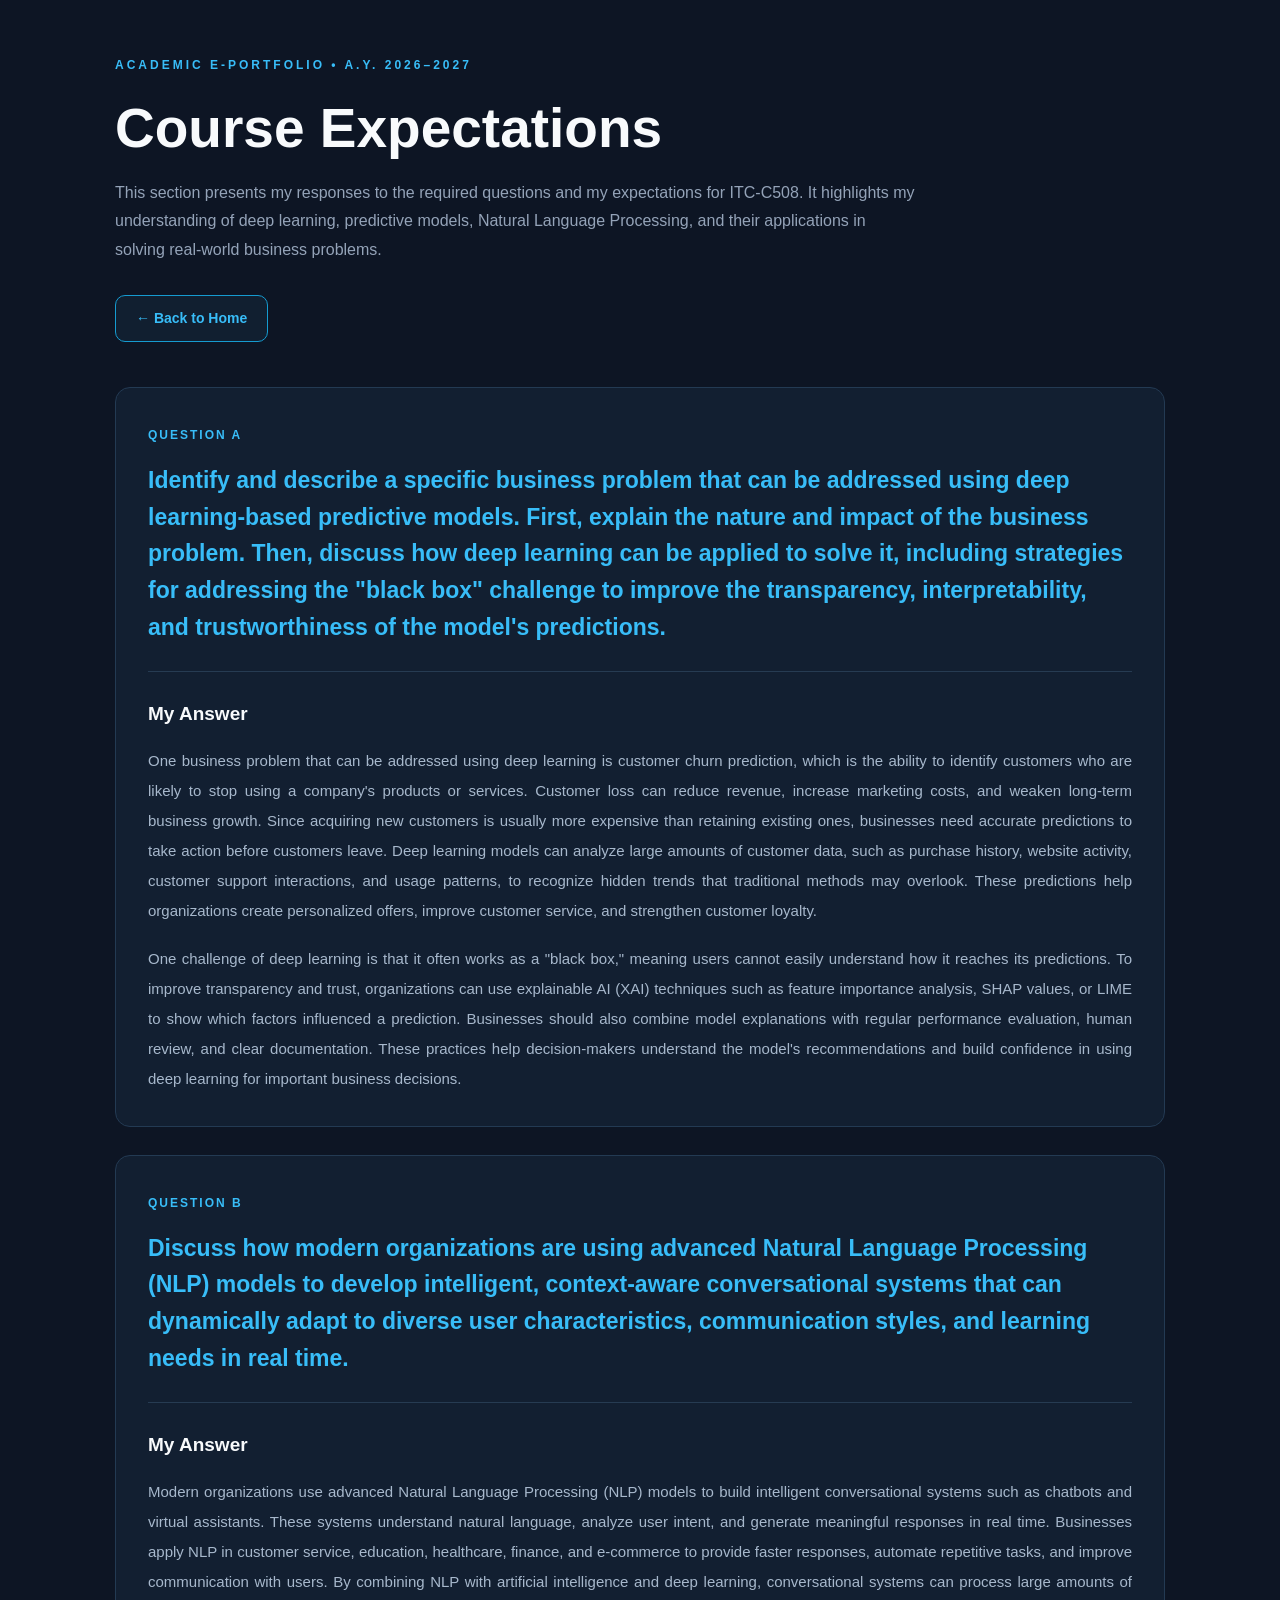
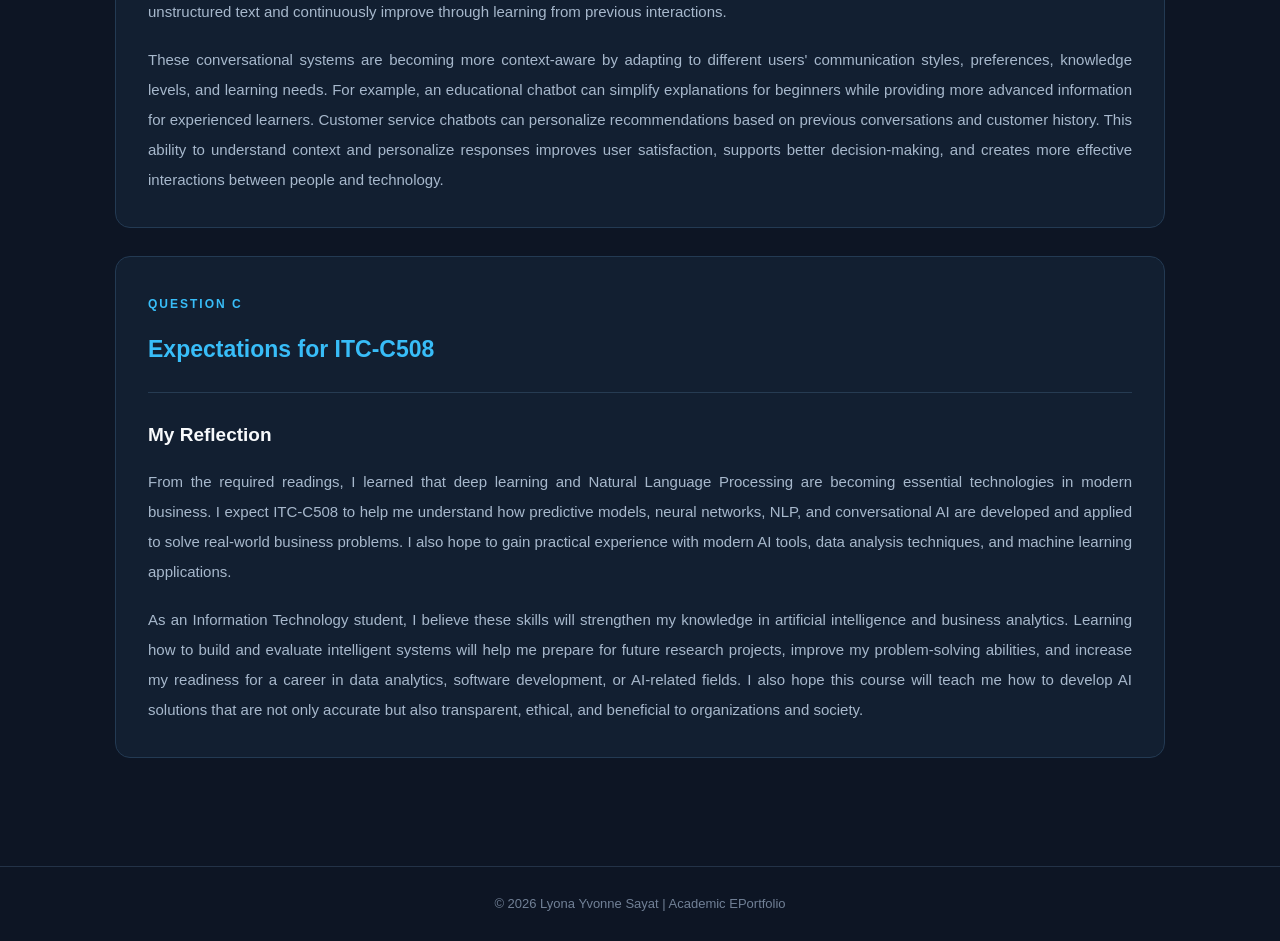
<file: Course Expectations.html>
<!DOCTYPE html>
<html lang="en">

<head>
    <meta charset="UTF-8">
    <meta name="viewport" content="width=device-width, initial-scale=1.0">

    <meta name="description" content="Course Expectations for ITC-C508 by Lyona Yvonne Sayat.">

    <title>Course Expectations | Lyona Yvonne Sayat</title>

    <style>
        * {
            margin: 0;
            padding: 0;
            box-sizing: border-box;
        }

        html {
            scroll-behavior: smooth;
        }

        body {
            font-family: Arial, Helvetica, sans-serif;
            background: #0d1524;
            color: #e5edf7;
            line-height: 1.8;
        }

        .page-container {
            width: 90%;
            max-width: 1050px;
            margin: auto;
            padding: 55px 0 80px;
        }

        .section-label {
            color: #38bdf8;
            font-size: 12px;
            font-weight: bold;
            letter-spacing: 3px;
            text-transform: uppercase;
            margin-bottom: 18px;
        }

        .page-title {
            color: #f8fafc;
            font-size: clamp(35px, 5vw, 55px);
            line-height: 1.2;
            margin-bottom: 18px;
        }

        .page-description {
            color: #94a3b8;
            font-size: 16px;
            max-width: 800px;
            margin-bottom: 30px;
        }

        .back-button {
            display: inline-block;
            text-decoration: none;
            color: #38bdf8;
            border: 1px solid #159bd0;
            background: #111f30;
            padding: 10px 20px;
            border-radius: 10px;
            font-size: 14px;
            font-weight: bold;
            margin-bottom: 45px;
            transition: 0.3s ease;
        }

        .back-button:hover {
            background: #38bdf8;
            color: #07111f;
            transform: translateY(-2px);
        }

        .question-card {
            background: #121f31;
            border: 1px solid #233a53;
            border-radius: 15px;
            padding: 32px;
            margin-bottom: 28px;
            transition: 0.3s ease;
        }

        .question-card:hover {
            border-color: #159bd0;
        }

        .question-label {
            display: inline-block;
            color: #38bdf8;
            font-size: 12px;
            font-weight: bold;
            letter-spacing: 2px;
            text-transform: uppercase;
            margin-bottom: 15px;
        }

        .question-card h2 {
            color: #38bdf8;
            font-size: 23px;
            line-height: 1.6;
            margin-bottom: 25px;
        }

        .answer-divider {
            height: 1px;
            background: #263b52;
            margin: 25px 0;
        }

        .answer-title {
            color: #f8fafc;
            font-size: 19px;
            margin-bottom: 15px;
        }

        .question-card p {
            color: #a7b8cc;
            font-size: 15px;
            line-height: 2;
            margin-bottom: 18px;
            text-align: justify;
        }

        .question-card p:last-child {
            margin-bottom: 0;
        }

        .expectations-card h2 {
            color: #38bdf8;
        }

        .footer {
            text-align: center;
            border-top: 1px solid #233247;
            padding: 25px 15px;
            color: #718096;
            font-size: 13px;
        }

        @media (max-width: 600px) {
            .page-container {
                width: 92%;
                padding-top: 35px;
            }

            .question-card {
                padding: 22px;
            }

            .question-card h2 {
                font-size: 19px;
            }

            .question-card p {
                font-size: 14px;
                text-align: left;
            }
        }
    </style>
</head>

<body>

    <main class="page-container">

        <!-- PAGE HEADER -->
        <header>
            <p class="section-label">
                ACADEMIC E-PORTFOLIO • A.Y. 2026–2027
            </p>

            <h1 class="page-title">Course Expectations</h1>

            <p class="page-description">
                This section presents my responses to the required
                questions and my expectations for ITC-C508. It
                highlights my understanding of deep learning,
                predictive models, Natural Language Processing,
                and their applications in solving real-world
                business problems.
            </p>

            <a href="../index.html" class="back-button">
                ← Back to Home
            </a>
        </header>


        <!-- QUESTION A -->
        <section class="question-card">

            <span class="question-label">Question A</span>

            <h2>
                Identify and describe a specific business problem
                that can be addressed using deep learning-based
                predictive models. First, explain the nature and
                impact of the business problem. Then, discuss how
                deep learning can be applied to solve it, including
                strategies for addressing the "black box" challenge
                to improve the transparency, interpretability, and
                trustworthiness of the model's predictions.
            </h2>

            <div class="answer-divider"></div>

            <h3 class="answer-title">My Answer</h3>

            <p>
                One business problem that can be addressed using
                deep learning is customer churn prediction, which
                is the ability to identify customers who are likely
                to stop using a company's products or services.
                Customer loss can reduce revenue, increase
                marketing costs, and weaken long-term business
                growth. Since acquiring new customers is usually
                more expensive than retaining existing ones,
                businesses need accurate predictions to take
                action before customers leave. Deep learning
                models can analyze large amounts of customer
                data, such as purchase history, website activity,
                customer support interactions, and usage patterns,
                to recognize hidden trends that traditional
                methods may overlook. These predictions help
                organizations create personalized offers, improve
                customer service, and strengthen customer loyalty.
            </p>

            <p>
                One challenge of deep learning is that it often
                works as a "black box," meaning users cannot
                easily understand how it reaches its predictions.
                To improve transparency and trust, organizations
                can use explainable AI (XAI) techniques such as
                feature importance analysis, SHAP values, or
                LIME to show which factors influenced a
                prediction. Businesses should also combine model
                explanations with regular performance evaluation,
                human review, and clear documentation. These
                practices help decision-makers understand the
                model's recommendations and build confidence
                in using deep learning for important business
                decisions.
            </p>

        </section>


        <!-- QUESTION B -->
        <section class="question-card">

            <span class="question-label">Question B</span>

            <h2>
                Discuss how modern organizations are using
                advanced Natural Language Processing (NLP)
                models to develop intelligent, context-aware
                conversational systems that can dynamically
                adapt to diverse user characteristics,
                communication styles, and learning needs
                in real time.
            </h2>

            <div class="answer-divider"></div>

            <h3 class="answer-title">My Answer</h3>

            <p>
                Modern organizations use advanced Natural
                Language Processing (NLP) models to build
                intelligent conversational systems such as
                chatbots and virtual assistants. These systems
                understand natural language, analyze user intent,
                and generate meaningful responses in real time.
                Businesses apply NLP in customer service,
                education, healthcare, finance, and e-commerce
                to provide faster responses, automate repetitive
                tasks, and improve communication with users.
                By combining NLP with artificial intelligence
                and deep learning, conversational systems can
                process large amounts of unstructured text and
                continuously improve through learning from
                previous interactions.
            </p>

            <p>
                These conversational systems are becoming
                more context-aware by adapting to different
                users' communication styles, preferences,
                knowledge levels, and learning needs. For
                example, an educational chatbot can simplify
                explanations for beginners while providing
                more advanced information for experienced
                learners. Customer service chatbots can
                personalize recommendations based on previous
                conversations and customer history. This ability
                to understand context and personalize responses
                improves user satisfaction, supports better
                decision-making, and creates more effective
                interactions between people and technology.
            </p>

        </section>


        <!-- QUESTION C -->
        <section class="question-card expectations-card">

            <span class="question-label">Question C</span>

            <h2>Expectations for ITC-C508</h2>

            <div class="answer-divider"></div>

            <h3 class="answer-title">My Reflection</h3>

            <p>
                From the required readings, I learned that deep
                learning and Natural Language Processing are
                becoming essential technologies in modern
                business. I expect ITC-C508 to help me understand
                how predictive models, neural networks, NLP,
                and conversational AI are developed and applied
                to solve real-world business problems. I also
                hope to gain practical experience with modern
                AI tools, data analysis techniques, and machine
                learning applications.
            </p>

            <p>
                As an Information Technology student, I believe
                these skills will strengthen my knowledge in
                artificial intelligence and business analytics.
                Learning how to build and evaluate intelligent
                systems will help me prepare for future research
                projects, improve my problem-solving abilities,
                and increase my readiness for a career in data
                analytics, software development, or AI-related
                fields. I also hope this course will teach me
                how to develop AI solutions that are not only
                accurate but also transparent, ethical, and
                beneficial to organizations and society.
            </p>

        </section>

    </main>


    <!-- FOOTER -->
    <footer class="footer">
        <p>
            © 2026 Lyona Yvonne Sayat | Academic EPortfolio
        </p>
    </footer>

</body>
</html>
</file>
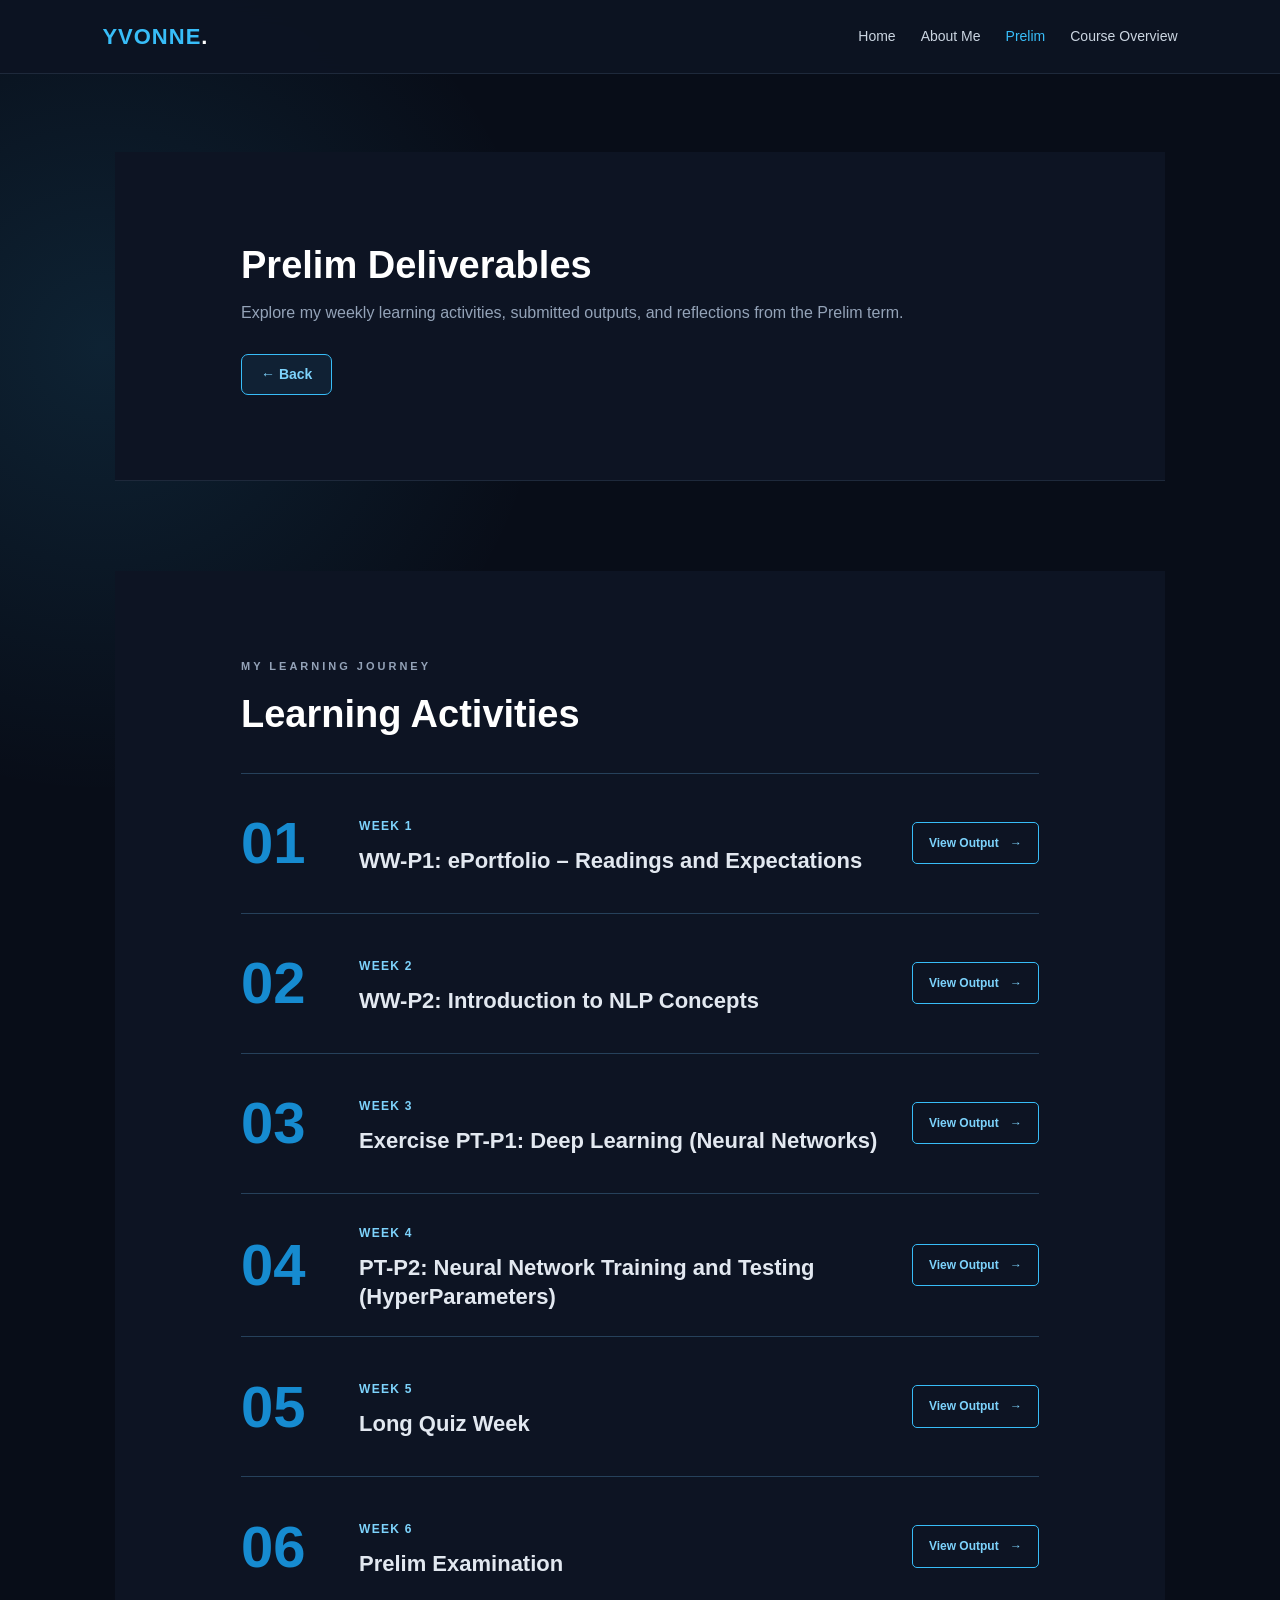
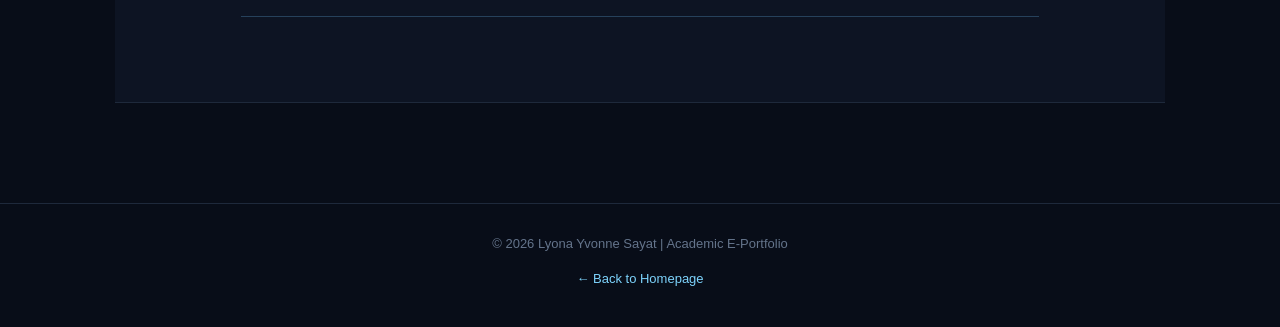
<file: Prelim.html>
<!DOCTYPE html>
<html lang="en">
<head>
    <meta charset="UTF-8">
    <meta name="viewport" content="width=device-width, initial-scale=1.0">
    <meta name="description" content="Prelim term learning activities and outputs of Lyona Yvonne Sayat.">
    <title>Prelim Activities | Academic E-Portfolio</title>
    <link rel="stylesheet" href="../style.css">
    <link rel="stylesheet" href="prelim.css">
</head>
<body class="prelim-body">
    <header class="prelim-nav">
        <a class="prelim-logo" href="../index.html">YVONNE<span>.</span></a>
        <nav aria-label="Primary navigation">
            <a href="../index.html">Home</a>
            <a href="../index.html#about">About Me</a>
            <a class="active" href="Prelim.html">Prelim</a>
            <a href="../Course%20Expectations/Course%20Expectations.html">Course Overview</a>
        </nav>
    </header>

    <main class="prelim-list-page">
        <section class="list-intro">
            <h2>Prelim Deliverables</h2>
            <p>Explore my weekly learning activities, submitted outputs, and reflections from the Prelim term.</p>
            <a class="prelim-back-button" href="../index.html">← Back</a>
        </section>

        <section class="learning-activities" aria-labelledby="learning-activities-title">
            <div class="section-heading">
                <p class="prelim-kicker">MY LEARNING JOURNEY</p>
                <h2 id="learning-activities-title">Learning Activities</h2>
            </div>

            <div class="activity-list">
                <article class="activity-row">
                    <span class="activity-number">01</span>
                    <div class="activity-info"><span>Week 1</span><h3>WW-P1: ePortfolio – Readings and Expectations</h3></div>
                    <a class="view-output" href="activity.html?week=1">View Output <span aria-hidden="true">→</span></a>
                </article>
                <article class="activity-row">
                    <span class="activity-number">02</span>
                    <div class="activity-info"><span>Week 2</span><h3>WW-P2: Introduction to NLP Concepts</h3></div>
                    <a class="view-output" href="activity.html?week=2">View Output <span aria-hidden="true">→</span></a>
                </article>
                <article class="activity-row">
                    <span class="activity-number">03</span>
                    <div class="activity-info"><span>Week 3</span><h3>Exercise PT-P1: Deep Learning (Neural Networks)</h3></div>
                    <a class="view-output" href="activity.html?week=3">View Output <span aria-hidden="true">→</span></a>
                </article>
                <article class="activity-row">
                    <span class="activity-number">04</span>
                    <div class="activity-info"><span>Week 4</span><h3>PT-P2: Neural Network Training and Testing (HyperParameters)</h3></div>
                    <a class="view-output" href="activity.html?week=4">View Output <span aria-hidden="true">→</span></a>
                </article>
                <article class="activity-row">
                    <span class="activity-number">05</span>
                    <div class="activity-info"><span>Week 5</span><h3>Long Quiz Week</h3></div>
                    <a class="view-output" href="activity.html?week=5">View Output <span aria-hidden="true">→</span></a>
                </article>
                <article class="activity-row">
                    <span class="activity-number">06</span>
                    <div class="activity-info"><span>Week 6</span><h3>Prelim Examination</h3></div>
                    <a class="view-output" href="activity.html?week=6">View Output <span aria-hidden="true">→</span></a>
                </article>
            </div>
        </section>
    </main>

    <footer class="prelim-footer">
        <p>© 2026 Lyona Yvonne Sayat | Academic E-Portfolio</p>
        <a href="../index.html">← Back to Homepage</a>
    </footer>
</body>
</html>
</file>
<file: style.css>
/* ========================================
   ACADEMIC E-PORTFOLIO
   DEVELOPER THEME
   Dark Navy + Cyan
======================================== */

/* GLOBAL RESET */

* {
    margin: 0;
    padding: 0;
    box-sizing: border-box;
    scroll-behavior: smooth;
}

body {
    font-family: 'Segoe UI', Arial, sans-serif;
    background: #080d18;
    color: #e2e8f0;
    line-height: 1.7;
    overflow-x: hidden;
}

/* ========================================
   NAVIGATION
======================================== */

header {
    display: flex;
    justify-content: space-between;
    align-items: center;
    padding: 20px 8%;
    background: rgba(13, 20, 35, 0.97);
    border-bottom: 1px solid #1e293b;
    position: sticky;
    top: 0;
    z-index: 1000;
    backdrop-filter: blur(12px);
}

.logo {
    font-size: 25px;
    color: #38bdf8;
    font-weight: 800;
    letter-spacing: 1px;
}

.logo span {
    color: #ffffff;
}

nav {
    display: flex;
    align-items: center;
    gap: 25px;
}

nav a {
    color: #cbd5e1;
    text-decoration: none;
    font-size: 14px;
    font-weight: 500;
    transition: 0.3s ease;
    position: relative;
}

nav a::after {
    content: "";
    position: absolute;
    width: 0;
    height: 2px;
    background: #38bdf8;
    left: 0;
    bottom: -7px;
    transition: width 0.3s ease;
}

nav a:hover {
    color: #38bdf8;
}

nav a:hover::after {
    width: 100%;
}

/* ========================================
   HERO SECTION
======================================== */

.hero {
    min-height: 85vh;
    display: flex;
    justify-content: space-between;
    align-items: center;
    gap: 60px;
    padding: 90px 12%;
    background:
        radial-gradient(
            circle at 80% 40%,
            #12334b 0%,
            #080d18 48%
        );
}

.hero-content {
    flex: 1;
    max-width: 650px;
    animation: fadeIn 1s ease-in-out;
}

.welcome {
    color: #38bdf8;
    font-size: 13px;
    letter-spacing: 4px;
    font-weight: bold;
    margin-bottom: 15px;
}

.hero-content h1 {
    font-size: clamp(42px, 4.5vw, 60px);
    line-height: 1.2;
    margin: 15px 0 20px;
    color: #ffffff;
}

.hero-content h1 span {
    color: #38bdf8;
}

.hero-content h3 {
    color: #94a3b8;
    font-size: 23px;
    margin-bottom: 20px;
}

.hero-content > p:not(.welcome) {
    color: #94a3b8;
    line-height: 1.9;
    max-width: 620px;
}

/* ========================================
   PROFILE PICTURE
======================================== */

.hero-image {
    flex: 0 0 300px;
    display: flex;
    justify-content: center;
    align-items: center;
    animation: fadeIn 1.2s ease-in-out;
}

.profile-picture {
    display: block;
    width: 280px;
    height: 280px;
    object-fit: cover;
    object-position: center;
    border-radius: 50%;
    border: 4px solid #38bdf8;
    box-shadow:
        0 0 20px rgba(56, 189, 248, 0.45),
        0 0 45px rgba(56, 189, 248, 0.20);
    background: #111c2e;
}

/* ========================================
   BUTTONS
======================================== */

.btn {
    display: inline-block;
    margin-top: 30px;
    padding: 14px 28px;
    background: #38bdf8;
    color: #080d18;
    text-decoration: none;
    border-radius: 7px;
    font-weight: bold;
    transition: 0.3s ease;
    border: 1px solid #38bdf8;
}

.btn:hover {
    background: #0ea5e9;
    border-color: #0ea5e9;
    transform: translateY(-4px);
    box-shadow: 0 0 20px rgba(56, 189, 248, 0.5);
}

/* ========================================
   CONTENT SECTIONS
======================================== */

section:not(.hero) {
    padding: 85px 12%;
    min-height: 280px;
    background: #0d1423;
    border-bottom: 1px solid #1e293b;
}

section h2 {
    font-size: 32px;
    color: #38bdf8;
    margin-bottom: 25px;
}

section:not(.hero) p {
    color: #94a3b8;
    line-height: 1.9;
    max-width: 750px;
}

/* SECTION LABEL */

.section-label {
    color: #38bdf8 !important;
    font-size: 12px;
    letter-spacing: 3px;
    font-weight: bold;
    margin-bottom: 12px;
}

/* ========================================
   CONTENT CARDS
======================================== */

.content-card {
    margin-top: 25px;
    padding: 28px;
    background: #111c2e;
    border: 1px solid #1e3a52;
    border-radius: 12px;
    transition: 0.3s ease;
}

.content-card:hover {
    border-color: #38bdf8;
    transform: translateY(-4px);
    box-shadow: 0 10px 25px rgba(0, 0, 0, 0.2);
}

.content-card h3 {
    color: #38bdf8;
    margin-bottom: 12px;
    font-size: 21px;
}

.content-card p {
    margin-bottom: 10px;
}

/* ========================================
   FOOTER
======================================== */

footer {
    background: #080d18;
    color: #64748b;
    text-align: center;
    padding: 30px 20px;
    border-top: 1px solid #1e293b;
}

footer p {
    font-size: 13px;
    line-height: 1.8;
}

/* ========================================
   ANIMATIONS
======================================== */

@keyframes fadeIn {
    from {
        opacity: 0;
        transform: translateY(25px);
    }

    to {
        opacity: 1;
        transform: translateY(0);
    }
}

/* ========================================
   RESPONSIVE DESIGN
======================================== */

@media (max-width: 1000px) {

    header {
        padding: 18px 5%;
    }

    nav {
        gap: 15px;
    }

    nav a {
        font-size: 13px;
    }

    .hero {
        padding: 80px 8%;
        gap: 35px;
    }

    .hero-image {
        flex-basis: 250px;
    }

    .profile-picture {
        width: 240px;
        height: 240px;
    }

    section:not(.hero) {
        padding: 75px 8%;
    }
}

@media (max-width: 768px) {

    header {
        flex-direction: column;
        gap: 18px;
        padding: 18px 5%;
    }

    nav {
        display: flex;
        flex-wrap: wrap;
        justify-content: center;
        gap: 15px 20px;
    }

    nav a {
        margin: 0;
    }

    .hero {
        min-height: auto;
        flex-direction: column-reverse;
        text-align: center;
        padding: 70px 8%;
        gap: 35px;
    }

    .hero-content {
        max-width: 100%;
    }

    .hero-content h1 {
        font-size: 42px;
    }

    .hero-content h3 {
        font-size: 19px;
    }

    .hero-content > p:not(.welcome) {
        margin: 0 auto;
    }

    .hero-image {
        flex: none;
    }

    .profile-picture {
        width: 220px;
        height: 220px;
    }

    section:not(.hero) {
        padding: 65px 8%;
    }

    section h2 {
        font-size: 28px;
    }
}

@media (max-width: 480px) {

    .logo {
        font-size: 22px;
    }

    nav {
        gap: 12px 15px;
    }

    nav a {
        font-size: 12px;
    }

    .hero-content h1 {
        font-size: 36px;
    }

    .profile-picture {
        width: 190px;
        height: 190px;
    }

    .content-card {
        padding: 20px;
    }
}

/* ========================================
   ACCESSIBILITY
======================================== */

@media (prefers-reduced-motion: reduce) {

    *,
    *::before,
    *::after {
        scroll-behavior: auto !important;
        animation-duration: 0.01ms !important;
        transition-duration: 0.01ms !important;
    }
}
</file>
<file: prelim.css>
.prelim-body {
    background:
        radial-gradient(circle at 8% 18%, rgba(56, 189, 248, .12), transparent 28rem),
        #080d18;
}

.prelim-nav {
    padding: 18px 8%;
}

.prelim-logo {
    color: #38bdf8;
    font-size: 22px;
    font-weight: 800;
    letter-spacing: 1px;
    text-decoration: none;
}

.prelim-logo span { color: #fff; }
.prelim-nav nav a.active { color: #38bdf8; }

.prelim-list-page {
    width: min(100% - 40px, 1050px);
    margin: 0 auto;
    padding: 78px 0 100px;
}

.list-intro,
.learning-activities {
    width: 100%;
    max-width: 1050px;
    margin-left: auto;
    margin-right: auto;
}

.list-intro { margin-bottom: 90px; }
.prelim-kicker {
    color: #38bdf8;
    font-size: 11px;
    font-weight: 800;
    letter-spacing: 3px;
    text-transform: uppercase;
}
.list-intro h2 {
    margin: 5px 0 8px;
    color: #fff;
    font-size: clamp(28px, 4vw, 38px);
    line-height: 1.25;
}
.list-intro > p:last-child { color: #94a3b8; font-size: 17px; max-width: 590px; }
.prelim-back-button {
    display: inline-flex;
    align-items: center;
    justify-content: center;
    margin-top: 26px;
    padding: 11px 19px;
    border: 1px solid #38bdf8;
    border-radius: 7px;
    background: rgba(56, 189, 248, .08);
    color: #7dd3fc;
    font-size: 14px;
    font-weight: 700;
    line-height: 1.2;
    text-decoration: none;
    transition: background .2s ease, color .2s ease, transform .2s ease;
}
.prelim-back-button:hover, .prelim-back-button:focus-visible {
    background: #38bdf8;
    color: #07111f;
    transform: translateY(-2px);
}
.section-heading { margin-bottom: 26px; }
.section-heading h2 { margin: 5px 0 0; color: #fff; font-size: clamp(28px, 4vw, 38px); }

.activity-list { border-top: 1px solid #26415b; }
.activity-row {
    display: grid;
    grid-template-columns: 90px minmax(0, 1fr) auto;
    align-items: center;
    gap: 28px;
    min-height: 140px;
    padding: 24px 0;
    border-bottom: 1px solid #26415b;
}
.activity-number {
    color: #168bd0;
    font-size: clamp(38px, 5vw, 58px);
    font-weight: 800;
    line-height: 1;
}
.activity-info span { color: #7dd3fc; font-size: 12px; font-weight: 700; letter-spacing: 1.3px; text-transform: uppercase; }
.activity-info h3 { margin: 8px 0 0; color: #e2e8f0; font-size: clamp(17px, 2.4vw, 22px); line-height: 1.35; }
.view-output {
    padding: 10px 16px;
    border: 1px solid #38bdf8;
    border-radius: 5px;
    color: #7dd3fc;
    font-size: 12px;
    font-weight: 700;
    text-decoration: none;
    white-space: nowrap;
    transition: background .2s ease, color .2s ease;
}
.view-output span { margin-left: 8px; }
.view-output:hover, .view-output:focus-visible { background: #38bdf8; color: #07111f; }
.prelim-footer { padding: 28px 20px 36px; border-top: 1px solid #1e293b; color: #64748b; text-align: center; }
.prelim-footer p { margin: 0 0 8px; font-size: 13px; }
.prelim-footer a { color: #7dd3fc; font-size: 13px; text-decoration: none; }

@media (max-width: 700px) {
    .prelim-nav { padding: 18px 5%; }
    .prelim-list-page { width: min(100% - 28px, 1050px); padding-top: 52px; }
    .list-intro { margin-bottom: 60px; }
    .activity-row { grid-template-columns: 58px minmax(0, 1fr); gap: 14px; padding: 22px 0; }
    .view-output { grid-column: 2; justify-self: start; }
}
</file>
